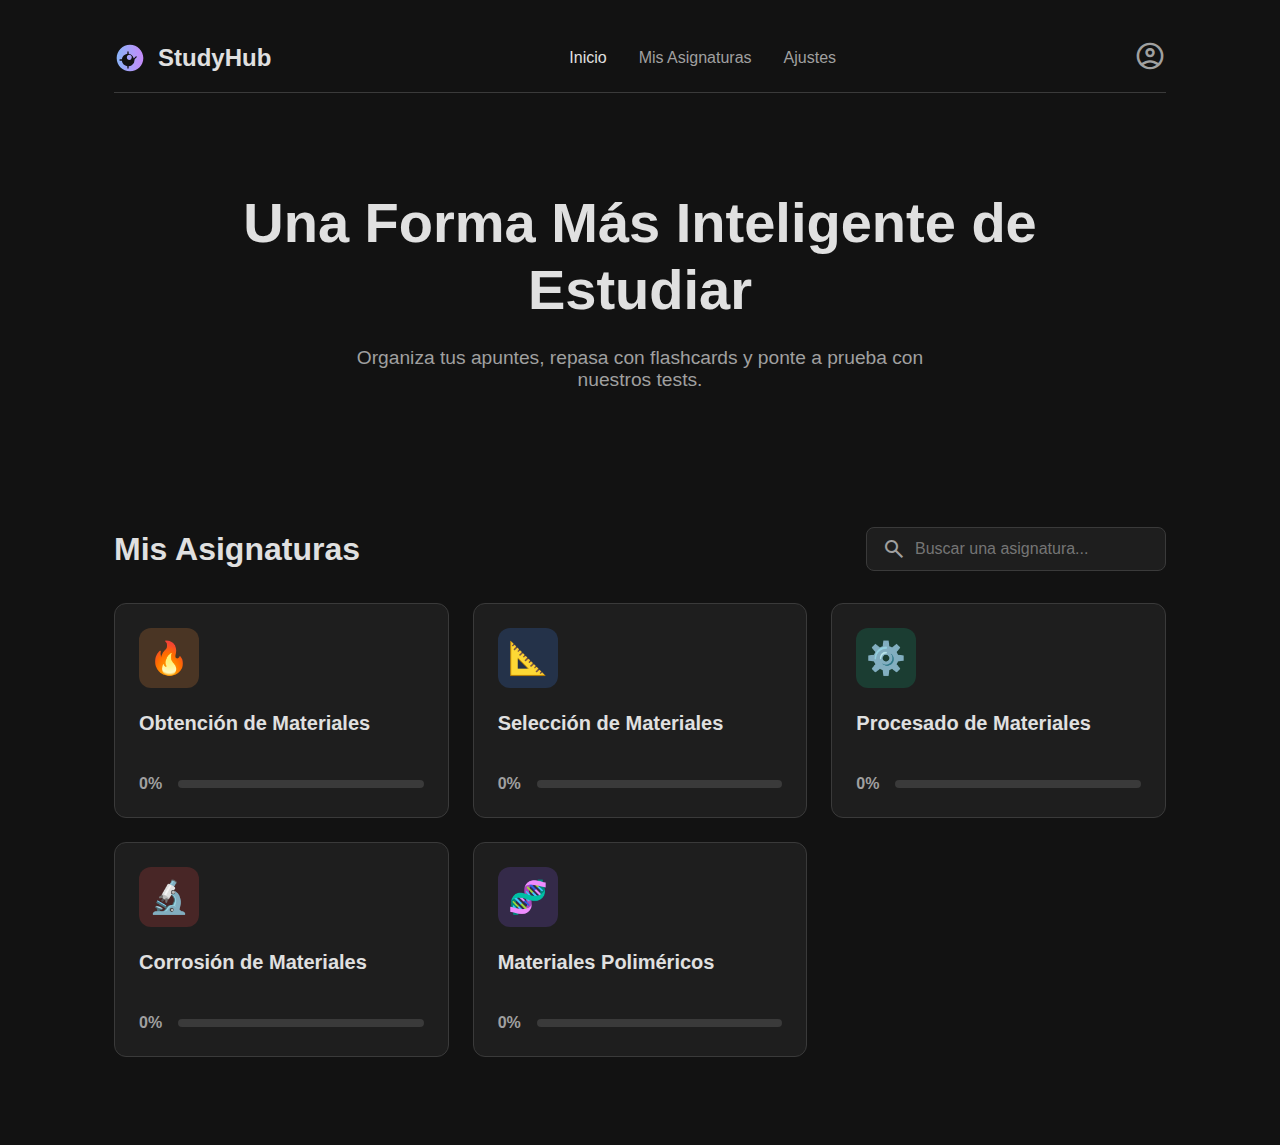
<file: index.html>
<!DOCTYPE html>
<html lang="es">
<head>
    <meta charset="UTF-8">
    <meta name="viewport" content="width=device-width, initial-scale=1.0">
    <meta name="description" content="StudyHub - La forma más inteligente de estudiar.">
    <title>StudyHub</title>
    <link rel="stylesheet" href="./css/style.css">
    <link rel="stylesheet" href="https://fonts.googleapis.com/css2?family=Material+Symbols+Outlined:opsz,wght,FILL,GRAD@20..48,100..700,0..1,-50..200" />
</head>
<body>
    
    <div class="main-container">
        <!-- ======== LA CABECERA AHORA SOLO EXISTE AQUÍ ======== -->
        <header class="app-header">
            <div class="logo">
                <svg width="32" height="32" viewBox="0 0 24 24" fill="none" xmlns="http://www.w3.org/2000/svg"><path d="M12 2C6.48 2 2 6.48 2 12C2 17.52 6.48 22 12 22C17.52 22 22 17.52 22 12C22 6.48 17.52 2 12 2ZM12.89 12.89C12.54 13.24 12.02 13.45 11.47 13.45C10.46 13.45 9.64 12.63 9.64 11.62C9.64 11.07 9.85 10.55 10.2 10.2C10.93 9.47 12.07 9.47 12.8 10.2C13.53 10.93 13.53 12.07 12.8 12.8L12.89 12.89ZM15 15.5C14.16 16.96 12.66 17.93 11 18.15V19.5C11 19.78 10.78 20 10.5 20C10.22 20 10 19.78 10 19.5V18.15C7.89 17.8 6.18 16.14 5.86 14H4.5C4.22 14 4 13.78 4 13.5C4 13.22 4.22 13 4.5 13H5.86C6.18 10.86 7.89 9.2 10 8.85V7.5C10 7.22 10.22 7 10.5 7C10.78 7 11 7.22 11 7.5V8.85C12.83 9.14 14.37 10.53 14.82 12.3L16.29 10.83C16.48 10.64 16.79 10.64 16.97 10.83C17.16 11.02 17.16 11.33 16.97 11.51L15.49 13L15 15.5Z" fill="url(#paint0_linear_1_2)"></path><defs><linearGradient id="paint0_linear_1_2" x1="2" y1="12" x2="22" y2="12" gradientUnits="userSpaceOnUse"><stop stop-color="#8ab4f8"/><stop offset="1" stop-color="#c58af9"/></linearGradient></defs></svg>
                <span>StudyHub</span>
            </div>
            <nav class="app-nav">
                <a href="#" data-route="home" class="nav-link">Inicio</a>
                <a href="#subjects-section" data-route="subjects" class="nav-link">Mis Asignaturas</a>
                <a href="#settings" data-route="settings" class="nav-link">Ajustes</a>
            </nav>
            <div class="profile-icon">
                <span class="material-symbols-outlined">account_circle</span>
            </div>
        </header>

        <!-- ======== TODO EL CONTENIDO DINÁMICO SE CARGARÁ AQUÍ ======== -->
        <main id="app-root"></main>

    </div>

    <!-- ======== ARCHIVOS JS CARGADOS AL FINAL Y EN ORDEN ======== -->
    <script src="./data.js"></script>
    <script src="./js/app.js"></script>
</body>
</html>
</file>
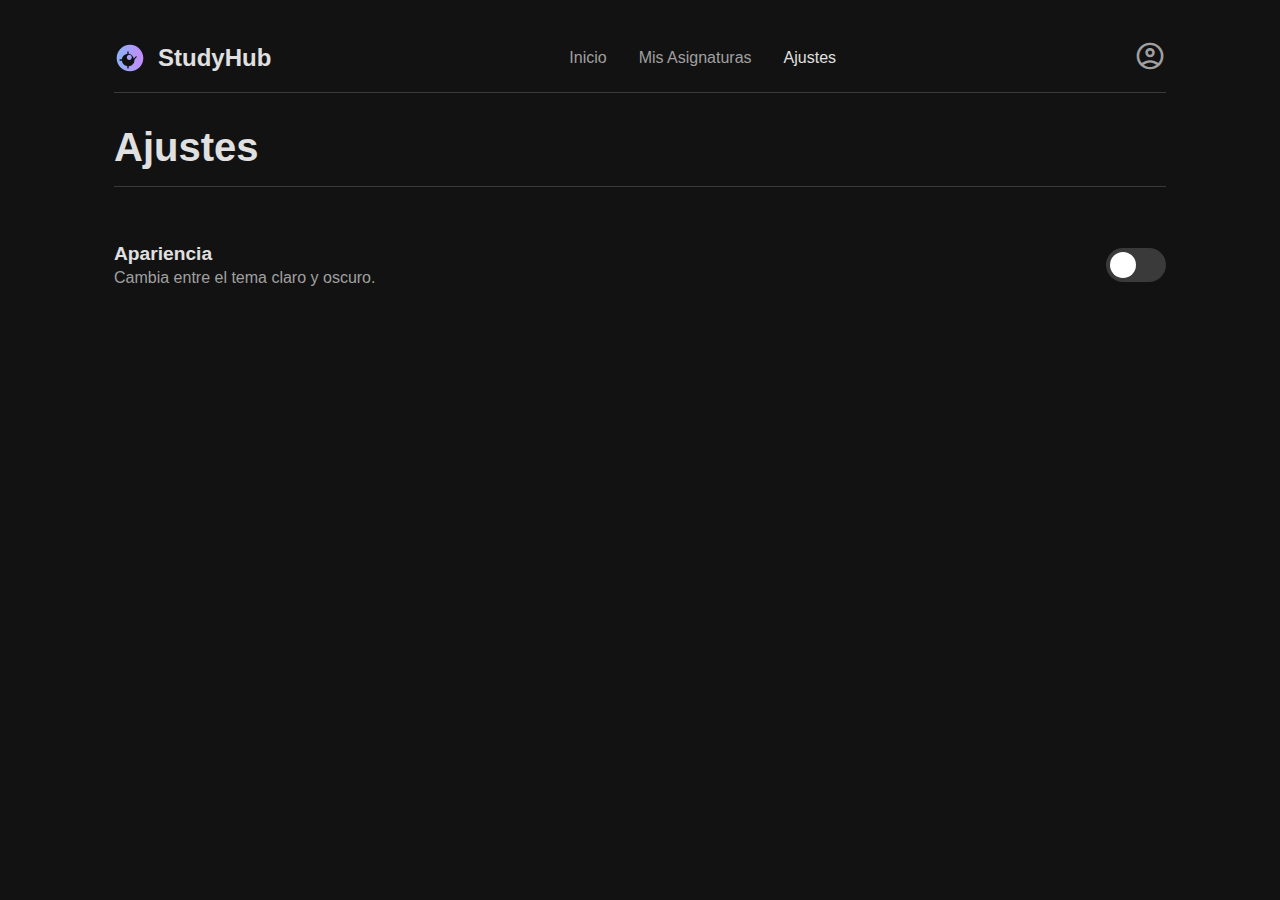
<file: settings.html>
<!DOCTYPE html>
<html lang="es">
<head>
    <meta charset="UTF-8">
    <meta name="viewport" content="width=device-width, initial-scale=1.0">
    <title>StudyHub - Ajustes</title>
    <link rel="stylesheet" href="css/style.css">
    <link rel="stylesheet" href="https://fonts.googleapis.com/css2?family=Material+Symbols+Outlined:opsz,wght,FILL,GRAD@20..48,100..700,0..1,-50..200" />
</head>
<body>
    <div class="main-container">
        <header class="app-header">
            <div class="logo">
                <svg width="32" height="32" viewBox="0 0 24 24" fill="none" xmlns="http://www.w3.org/2000/svg"><path d="M12 2C6.48 2 2 6.48 2 12C2 17.52 6.48 22 12 22C17.52 22 22 17.52 22 12C22 6.48 17.52 2 12 2ZM12.89 12.89C12.54 13.24 12.02 13.45 11.47 13.45C10.46 13.45 9.64 12.63 9.64 11.62C9.64 11.07 9.85 10.55 10.2 10.2C10.93 9.47 12.07 9.47 12.8 10.2C13.53 10.93 13.53 12.07 12.8 12.8L12.89 12.89ZM15 15.5C14.16 16.96 12.66 17.93 11 18.15V19.5C11 19.78 10.78 20 10.5 20C10.22 20 10 19.78 10 19.5V18.15C7.89 17.8 6.18 16.14 5.86 14H4.5C4.22 14 4 13.78 4 13.5C4 13.22 4.22 13 4.5 13H5.86C6.18 10.86 7.89 9.2 10 8.85V7.5C10 7.22 10.22 7 10.5 7C10.78 7 11 7.22 11 7.5V8.85C12.83 9.14 14.37 10.53 14.82 12.3L16.29 10.83C16.48 10.64 16.79 10.64 16.97 10.83C17.16 11.02 17.16 11.33 16.97 11.51L15.49 13L15 15.5Z" fill="url(#paint0_linear_1_2)"></path><defs><linearGradient id="paint0_linear_1_2" x1="2" y1="12" x2="22" y2="12" gradientUnits="userSpaceOnUse"><stop stop-color="#8ab4f8"/><stop offset="1" stop-color="#c58af9"/></linearGradient></defs></svg>
                <span>StudyHub</span>
            </div>
            <nav class="app-nav">
                <a href="index.html" class="nav-link">Inicio</a>
                <a href="index.html#subjects-section-anchor" class="nav-link">Mis Asignaturas</a>
                <a href="settings.html" class="nav-link active">Ajustes</a>
            </nav>
            <div class="profile-icon">
                <span class="material-symbols-outlined">account_circle</span>
            </div>
        </header>

        <main>
            <section class="settings-section">
                <h1>Ajustes</h1>
                <div class="setting-item">
                    <div class="setting-text">
                        <h3>Apariencia</h3>
                        <p>Cambia entre el tema claro y oscuro.</p>
                    </div>
                    <div class="setting-control">
                        <label class="theme-switch">
                            <input type="checkbox" id="theme-toggle">
                            <span class="slider"></span>
                        </label>
                    </div>
                </div>
            </section>
        </main>
    </div>

    <script>
        document.addEventListener('DOMContentLoaded', () => {
            const themeToggle = document.getElementById('theme-toggle');

            // 1. Aplicar el tema al cargar la página
            function applyTheme() {
                const currentTheme = localStorage.getItem('theme');
                if (currentTheme === 'light') {
                    document.body.classList.add('light-mode');
                    themeToggle.checked = true;
                } else {
                    document.body.classList.remove('light-mode');
                    themeToggle.checked = false;
                }
            }
            
            // 2. Escuchar cambios en el interruptor
            themeToggle.addEventListener('change', () => {
                if (themeToggle.checked) {
                    document.body.classList.add('light-mode');
                    localStorage.setItem('theme', 'light');
                } else {
                    document.body.classList.remove('light-mode');
                    localStorage.setItem('theme', 'dark');
                }
            });

            // 3. Ejecución inicial
            applyTheme();
        });
    </script>
</body>
</html>
</file>
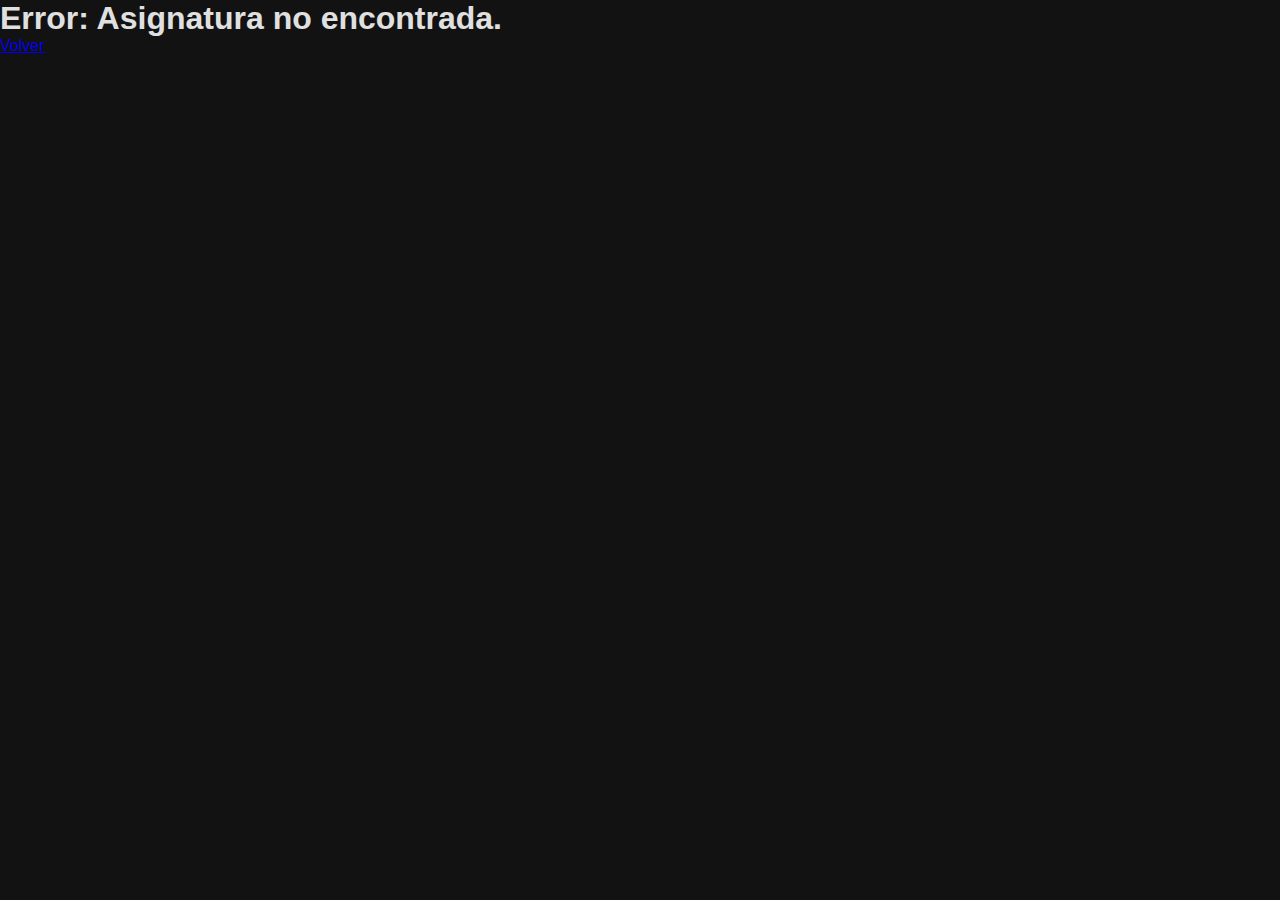
<file: subject.html>
<!DOCTYPE html>
<html lang="es">
<head>
    <meta charset="UTF-8">
    <meta name="viewport" content="width=device-width, initial-scale=1.0">
    <title>Temas</title>
    <link rel="stylesheet" href="css/style.css">
    <link rel="stylesheet" href="https://fonts.googleapis.com/css2?family=Material+Symbols+Outlined:opsz,wght,FILL,GRAD@20..48,100..700,0..1,-50..200" />
</head>
<body>
    <div class="main-container">
        <header class="app-header">
             <div class="logo">
                <svg width="32" height="32" viewBox="0 0 24 24" fill="none" xmlns="http://www.w3.org/2000/svg"><path d="M12 2C6.48 2 2 6.48 2 12C2 17.52 6.48 22 12 22C17.52 22 22 17.52 22 12C22 6.48 17.52 2 12 2ZM12.89 12.89C12.54 13.24 12.02 13.45 11.47 13.45C10.46 13.45 9.64 12.63 9.64 11.62C9.64 11.07 9.85 10.55 10.2 10.2C10.93 9.47 12.07 9.47 12.8 10.2C13.53 10.93 13.53 12.07 12.8 12.8L12.89 12.89ZM15 15.5C14.16 16.96 12.66 17.93 11 18.15V19.5C11 19.78 10.78 20 10.5 20C10.22 20 10 19.78 10 19.5V18.15C7.89 17.8 6.18 16.14 5.86 14H4.5C4.22 14 4 13.78 4 13.5C4 13.22 4.22 13 4.5 13H5.86C6.18 10.86 7.89 9.2 10 8.85V7.5C10 7.22 10.22 7 10.5 7C10.78 7 11 7.22 11 7.5V8.85C12.83 9.14 14.37 10.53 14.82 12.3L16.29 10.83C16.48 10.64 16.79 10.64 16.97 10.83C17.16 11.02 17.16 11.33 16.97 11.51L15.49 13L15 15.5Z" fill="url(#paint0_linear_1_2)"></path><defs><linearGradient id="paint0_linear_1_2" x1="2" y1="12" x2="22" y2="12" gradientUnits="userSpaceOnUse"><stop stop-color="#8ab4f8"/><stop offset="1" stop-color="#c58af9"/></linearGradient></defs></svg>
                <span>StudyHub</span>
            </div>
            <nav class="app-nav">
                <a href="index.html" class="nav-link">Inicio</a>
                <a href="index.html#subjects-section-anchor" class="nav-link active">Mis Asignaturas</a>
                <a href="settings.html" class="nav-link">Ajustes</a>
            </nav>
            <div class="profile-icon">
                <span class="material-symbols-outlined">account_circle</span>
            </div>
        </header>

        <main>
            <div class="topic-header">
                <a href="index.html" class="back-button">&larr; Volver a Mis Asignaturas</a>
                <h1 id="subject-title">Cargando...</h1>
            </div>

            <div id="topics-grid" class="subjects-grid">
                <!-- Las tarjetas de temas se cargarán aquí -->
            </div>

            <!-- BOTÓN DE ELIMINAR AÑADIDO AQUÍ -->
            <div class="delete-section">
                <button id="delete-subject-btn" class="action-button danger">
                    <span class="material-symbols-outlined">delete</span>
                    Eliminar Asignatura
                </button>
            </div>
        </main>
    </div>

    <script src="js/data.js"></script>
    <script>
        document.addEventListener('DOMContentLoaded', () => {
            // Carga el tema guardado
            const currentTheme = localStorage.getItem('theme');
            if (currentTheme === 'light') {
                document.body.classList.add('light-mode');
            }

            // Carga los datos de las asignaturas
            const savedData = localStorage.getItem('studyHubData');
            if (savedData) {
                window.studyHubData = JSON.parse(savedData);
            }

            const urlParams = new URLSearchParams(window.location.search);
            const subjectKey = urlParams.get('subject');
            const deleteBtn = document.getElementById('delete-subject-btn');


            if (!subjectKey || !window.studyHubData[subjectKey]) {
                document.body.innerHTML = '<h1>Error: Asignatura no encontrada.</h1><a href="index.html">Volver</a>';
                return;
            }

            const subjectData = window.studyHubData[subjectKey];
            document.title = `Temas de ${subjectData.titulo}`;
            document.getElementById('subject-title').innerHTML = `${subjectData.icon} ${subjectData.titulo}`;
            
            const themeColor = subjectData.themeColor || '#3b82f6';
            document.documentElement.style.setProperty('--accent-blue', themeColor);
            document.documentElement.style.setProperty('--progress-color', themeColor);

            const topicsGrid = document.getElementById('topics-grid');
            const topics = subjectData.topics || {};
            
            if (Object.keys(topics).length === 0) {
                 topicsGrid.innerHTML = '<p class="no-subjects">No hay temas para esta asignatura todavía. ¡Crea uno con IA!</p>';
            } else {
                for (const topicKey in topics) {
                    const topic = topics[topicKey];
                    const stats = JSON.parse(localStorage.getItem(`studyhub-stats-${topicKey}`)) || { score: 0 };
                    
                    const card = document.createElement('a');
                    card.className = 'subject-card'; 
                    card.href = `topic.html?subject=${subjectKey}&topic=${topicKey}`;
                    card.style.setProperty('--progress-color', themeColor);
                    
                    card.innerHTML = `
                        <div class="card-icon-bg" style="background-color: ${themeColor}33;">
                            <span class="card-icon">📚</span>
                        </div>
                        <h3>${topic.titulo}</h3>
                        <p style="color: var(--text-secondary); font-size: 0.9rem; flex-grow: 1; min-height: 40px;">${topic.descripcion}</p>
                        <div class="card-progress">
                            <span class="progress-percent">${stats.score}%</span>
                            <div class="progress-bar-bg">
                                <div class="progress-bar" style="width: ${stats.score}%;"></div>
                            </div>
                        </div>
                    `;
                    topicsGrid.appendChild(card);
                }
            }

            // FUNCIÓN PARA MANEJAR LA ELIMINACIÓN
            function handleDeleteSubject() {
                const confirmation = confirm(`¿Estás seguro de que quieres eliminar la asignatura "${subjectData.titulo}"? Esta acción no se puede deshacer.`);

                if (confirmation) {
                    // 1. Eliminar datos de progreso de cada tema
                    for (const topicKey in topics) {
                        localStorage.removeItem(`studyhub-stats-${topicKey}`);
                    }
                    
                    // 2. Eliminar la asignatura del objeto principal
                    delete window.studyHubData[subjectKey];
                    
                    // 3. Guardar los datos actualizados en localStorage
                    localStorage.setItem('studyHubData', JSON.stringify(window.studyHubData));
                    
                    // 4. Redirigir a la página de inicio
                    alert(`La asignatura "${subjectData.titulo}" ha sido eliminada.`);
                    window.location.href = 'index.html';
                }
            }
            
            deleteBtn.addEventListener('click', handleDeleteSubject);
        });
    </script>
</body>
</html>
</file>
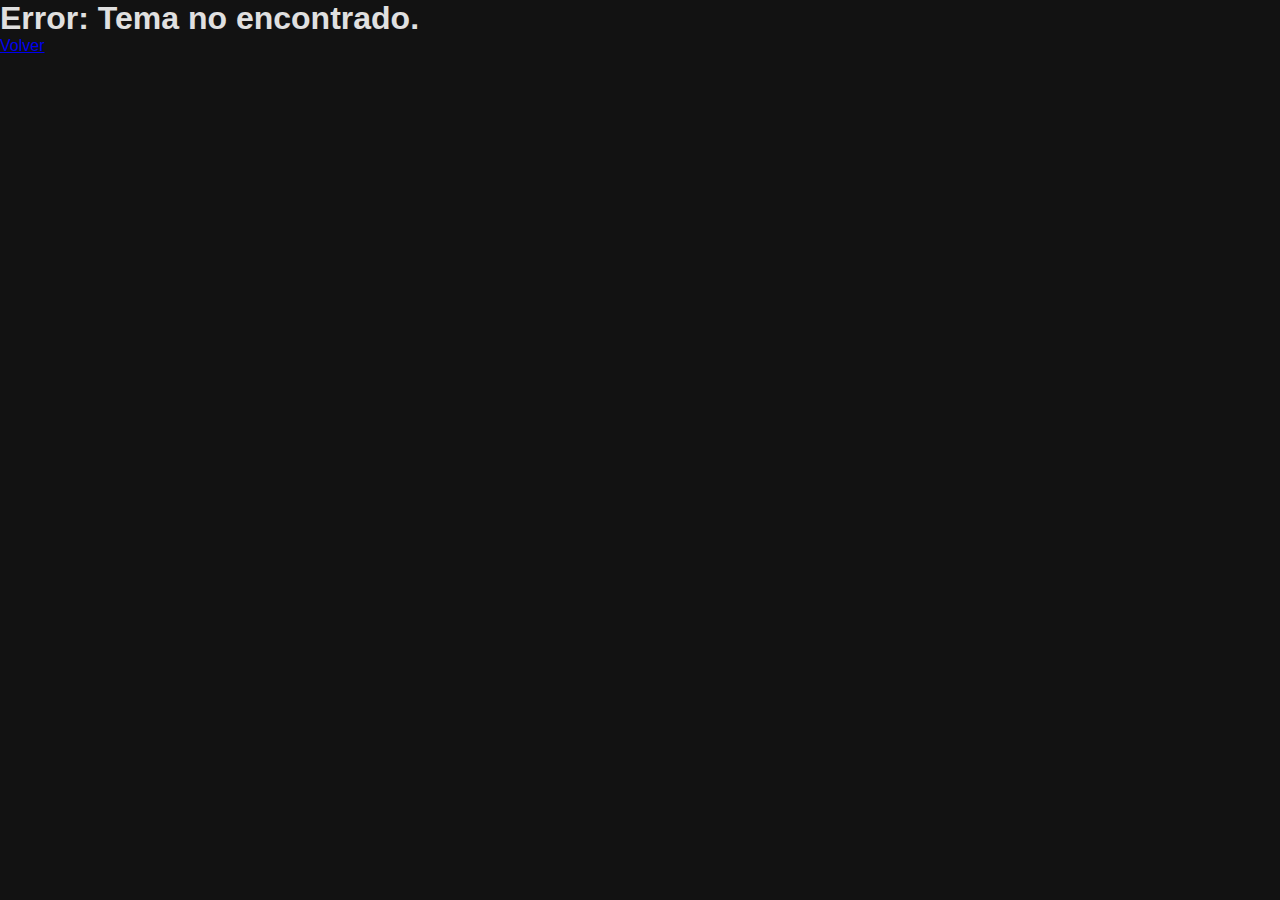
<file: topic.html>
<!DOCTYPE html>
<html lang="es">
<head>
    <meta charset="UTF-8">
    <meta name="viewport" content="width=device-width, initial-scale=1.0">
    <title>Estudiando...</title>
    <link rel="stylesheet" href="css/style.css">
    <link rel="stylesheet" href="https://fonts.googleapis.com/css2?family=Material+Symbols+Outlined:opsz,wght,FILL,GRAD@20..48,100..700,0..1,-50..200" />
</head>
<body>
    <div class="main-container">
        <header class="app-header">
           <div class="logo">
              <svg width="32" height="32" viewBox="0 0 24 24" fill="none" xmlns="http://www.w3.org/2000/svg"><path d="M12 2C6.48 2 2 6.48 2 12C2 17.52 6.48 22 12 22C17.52 22 22 17.52 22 12C22 6.48 17.52 2 12 2ZM12.89 12.89C12.54 13.24 12.02 13.45 11.47 13.45C10.46 13.45 9.64 12.63 9.64 11.62C9.64 11.07 9.85 10.55 10.2 10.2C10.93 9.47 12.07 9.47 12.8 10.2C13.53 10.93 13.53 12.07 12.8 12.8L12.89 12.89ZM15 15.5C14.16 16.96 12.66 17.93 11 18.15V19.5C11 19.78 10.78 20 10.5 20C10.22 20 10 19.78 10 19.5V18.15C7.89 17.8 6.18 16.14 5.86 14H4.5C4.22 14 4 13.78 4 13.5C4 13.22 4.22 13 4.5 13H5.86C6.18 10.86 7.89 9.2 10 8.85V7.5C10 7.22 10.22 7 10.5 7C10.78 7 11 7.22 11 7.5V8.85C12.83 9.14 14.37 10.53 14.82 12.3L16.29 10.83C16.48 10.64 16.79 10.64 16.97 10.83C17.16 11.02 17.16 11.33 16.97 11.51L15.49 13L15 15.5Z" fill="url(#paint0_linear_1_2)"></path><defs><linearGradient id="paint0_linear_1_2" x1="2" y1="12" x2="22" y2="12" gradientUnits="userSpaceOnUse"><stop stop-color="#8ab4f8"/><stop offset="1" stop-color="#c58af9"/></linearGradient></defs></svg>
             <span>StudyHub</span>
         </div>
         <nav class="app-nav">
             <a href="index.html" class="nav-link">Inicio</a>
             <a href="index.html#subjects-section-anchor" class="nav-link active">Mis Asignaturas</a>
             <a href="settings.html" class="nav-link">Ajustes</a>
         </nav>
         <div class="profile-icon">
             <span class="material-symbols-outlined">account_circle</span>
         </div>
     </header>

        <main>
            <div class="topic-header">
                <a href="#" id="back-to-subject-link" class="back-button">&larr; Volver a Temas</a>
                <h1 id="topic-title">Cargando...</h1>
            </div>

            <nav class="study-nav">
                <button class="nav-button active" data-view="flashcards-view">Flashcards <span class="nav-count" id="flashcards-count">0</span></button>
                <button class="nav-button" data-view="test-view">Test <span class="nav-count" id="test-count">0</span></button>
                <button class="nav-button" data-view="active-recall-view">Active Recall <span class="nav-count" id="recall-count">0</span></button>
            </nav>

            <div id="flashcards-view" class="view-container active">
                <div id="fc-grid-container" class="flashcard-grid"></div>
            </div>

            <div id="test-view" class="view-container hidden">
                <!-- El contenido se genera dinámicamente -->
            </div>
            
            <div id="active-recall-view" class="view-container hidden">
                <div id="ar-container"></div>
            </div>
        </main>
    </div>

    <script src="data.js"></script>
    <script>
        document.addEventListener('DOMContentLoaded', () => {
            const currentTheme = localStorage.getItem('theme');
            if (currentTheme === 'light') document.body.classList.add('light-mode');

            const appData = window.studyHubData;
            
            const urlParams = new URLSearchParams(window.location.search);
            const subjectKey = urlParams.get('subject');
            const topicKey = urlParams.get('topic');

            if (!subjectKey || !topicKey || !appData[subjectKey] || !appData[subjectKey].topics[topicKey]) {
                document.body.innerHTML = '<h1>Error: Tema no encontrado.</h1><a href="index.html">Volver</a>';
                return;
            }
            
            const subjectData = appData[subjectKey];
            const topicData = subjectData.topics[topicKey];
            const originalFlashcards = topicData.flashcardData || [];
            const quizQuestions = topicData.quizData || [];
            
            document.title = `Estudiando: ${topicData.titulo}`;
            document.getElementById('topic-title').textContent = topicData.titulo;
            document.getElementById('back-to-subject-link').href = `subject.html?subject=${subjectKey}`;
            const themeColor = subjectData.themeColor || '#3b82f6';
            document.documentElement.style.setProperty('--accent-blue', themeColor);

            document.getElementById('flashcards-count').textContent = originalFlashcards.length;
            document.getElementById('test-count').textContent = quizQuestions.length;
            document.getElementById('recall-count').textContent = originalFlashcards.length;

            const navButtons = document.querySelectorAll(".nav-button");
            const views = document.querySelectorAll(".view-container");
            navButtons.forEach(button => {
                button.addEventListener("click", () => {
                    navButtons.forEach(btn => btn.classList.remove("active"));
                    button.classList.add("active");
                    const activeViewId = button.dataset.view;
                    views.forEach(view => {
                        view.id === activeViewId ? view.classList.remove("hidden") : view.classList.add("hidden");
                    });
                });
            });

            // --- Lógica Flashcards ---
            function renderFlashcardsGrid() {
                const container = document.getElementById('fc-grid-container');
                if (!container) return;
                if (originalFlashcards.length === 0) {
                    container.innerHTML = "<p class='no-subjects'>No hay flashcards para este tema.</p>"; return;
                }
                container.innerHTML = originalFlashcards.map(card => `
                    <div class="flashcard-scene">
                        <div class="flashcard">
                            <div class="fc-face fc-face--front"><p>${card.q}</p></div>
                            <div class="fc-face fc-face--back"><p>${card.a}</p></div>
                        </div>
                    </div>`).join('');
                document.querySelectorAll('.flashcard').forEach(card => card.addEventListener('click', () => card.classList.toggle('is-flipped')));
            }

            // --- Lógica Test ---
            function renderTest() {
                const testView = document.getElementById('test-view');
                if (quizQuestions.length === 0) {
                    testView.innerHTML = "<p class='no-subjects'>No hay preguntas para este test.</p>"; return;
                }
                testView.innerHTML = `
                    <div class="test-container">
                        <form id="test-form">
                            ${quizQuestions.map((q, index) => {
                                const optionsHtml = q.o.map((optionText, i) => `<input type="radio" name="question-${index}" id="q${index}o${'ABCD'[i]}" value="${'ABCD'[i]}"><label for="q${index}o${'ABCD'[i]}" class="option-button">${optionText}</label>`).join('');
                                return `<div class="quiz-question-group"><p>${index + 1}. ${q.q}</p><div class="test-options">${optionsHtml}</div></div>`;
                            }).join('')}
                        </form>
                        <div class="test-footer">
                            <button id="grade-test-btn" class="action-button">Calificar Test</button>
                            <div id="test-results-summary" class="hidden"></div>
                        </div>
                    </div>`;
                
                document.getElementById('grade-test-btn').addEventListener('click', gradeTest);
            }

            function gradeTest() {
                let score = 0;
                const testForm = document.getElementById('test-form');
                quizQuestions.forEach((q, index) => {
                    const optionsContainer = testForm.querySelector(`input[name="question-${index}"]`).closest('.test-options');
                    optionsContainer.querySelectorAll('label').forEach(label => label.classList.add('disabled'));
                    const correctLabel = optionsContainer.querySelector(`label[for="q${index}o${q.a}"]`);
                    if(correctLabel) correctLabel.classList.add('correct');
                    const selectedRadio = optionsContainer.querySelector('input:checked');
                    if (selectedRadio) {
                        if (selectedRadio.value === q.a) score++;
                        else {
                            const selectedLabel = optionsContainer.querySelector(`label[for="${selectedRadio.id}"]`);
                            if(selectedLabel) selectedLabel.classList.add('incorrect');
                        }
                    }
                });
                const total = quizQuestions.length;
                const percentage = total > 0 ? Math.round((score / total) * 100) : 0;
                
                const resultsSummary = document.getElementById('test-results-summary');
                resultsSummary.innerHTML = `<h2>Resultados</h2><p>Tu puntuación: ${score} de ${total} (${percentage}%)</p><button id="repeat-test-btn" class="action-button secondary">Repetir Test</button>`;
                resultsSummary.classList.remove('hidden');
                document.getElementById('grade-test-btn').classList.add('hidden');
                
                localStorage.setItem(`studyhub-stats-${topicKey}`, JSON.stringify({ score: percentage, date: new Date().toLocaleDateString('es-ES') }));
                document.getElementById('repeat-test-btn').addEventListener('click', renderTest);
            }
            
            // --- Lógica Active Recall Mejorada ---
            function initActiveRecall() {
                const arContainer = document.getElementById('ar-container');
                if (!arContainer) return;
                
                if (originalFlashcards.length === 0) {
                    arContainer.innerHTML = "<div class='ar-wrapper'><p class='no-subjects'>No hay material para el modo de recuperación activa.</p></div>";
                    return;
                }

                let cardsToStudy = [...originalFlashcards];
                let cardsToRetry = [];
                let currentCardIndex = 0;

                const startSession = (sessionCards) => {
                    cardsToStudy = [...sessionCards];
                    cardsToRetry = [];
                    currentCardIndex = 0;
                    if (cardsToStudy.length > 0) {
                        renderARInterface();
                    } else {
                        showFinalScreen();
                    }
                };
                
                const renderARInterface = () => {
                    arContainer.innerHTML = `
                        <div class="ar-wrapper">
                            <div class="ar-progress">
                                Tarjeta <span id="ar-current-card">1</span> de <span id="ar-total-cards">${cardsToStudy.length}</span>
                            </div>
                            <div class="ar-card">
                                <div class="ar-question">
                                    <p id="ar-question-text"></p>
                                </div>
                                <div id="ar-answer-container" class="ar-answer-container hidden">
                                    <p id="ar-answer-text"></p>
                                </div>
                                <div id="ar-rating-buttons" class="ar-rating-buttons hidden">
                                    <button id="ar-incorrect-btn" class="action-button incorrect-btn">No la sabía</button>
                                    <button id="ar-correct-btn" class="action-button correct-btn">¡La sabía!</button>
                                </div>
                            </div>
                            <div class="ar-controls">
                                <button id="ar-show-answer-btn" class="action-button">Mostrar Respuesta</button>
                            </div>
                        </div>`;
                    
                    addARListeners();
                    showCard(currentCardIndex);
                };

                const showCard = (index) => {
                    const questionEl = document.getElementById('ar-question-text');
                    const answerContainerEl = document.getElementById('ar-answer-container');
                    const answerTextEl = document.getElementById('ar-answer-text');
                    const ratingButtonsEl = document.getElementById('ar-rating-buttons');
                    const showAnswerBtn = document.getElementById('ar-show-answer-btn');
                    
                    document.getElementById('ar-current-card').textContent = index + 1;
                    questionEl.innerHTML = cardsToStudy[index].q;
                    answerTextEl.innerHTML = cardsToStudy[index].a;

                    answerContainerEl.classList.add('hidden');
                    ratingButtonsEl.classList.add('hidden');
                    showAnswerBtn.classList.remove('hidden');
                };

                const showNextCard = () => {
                    currentCardIndex++;
                    if (currentCardIndex < cardsToStudy.length) {
                        showCard(currentCardIndex);
                    } else {
                        showSessionResults();
                    }
                };
                
                const showSessionResults = () => {
                     arContainer.innerHTML = `
                        <div class="ar-wrapper ar-results-screen">
                            <h2>¡Sesión Completada!</h2>
                            <p>Has repasado todas las tarjetas. Tienes ${cardsToRetry.length} tarjetas marcadas para volver a estudiar.</p>
                            <div class="ar-controls">
                                <button id="ar-retry-btn" class="action-button">Estudiar las que no sabía</button>
                                <button id="ar-restart-btn" class="action-button secondary">Volver a empezar todo</button>
                            </div>
                        </div>`;
                    
                    document.getElementById('ar-retry-btn').disabled = cardsToRetry.length === 0;
                    document.getElementById('ar-retry-btn').addEventListener('click', () => startSession(cardsToRetry));
                    document.getElementById('ar-restart-btn').addEventListener('click', () => startSession(originalFlashcards));
                };

                 const showFinalScreen = () => {
                    arContainer.innerHTML = `
                        <div class="ar-wrapper ar-results-screen">
                            <h2>¡Felicidades!</h2>
                            <p>¡Has dominado todas las tarjetas de este tema!</p>
                            <div class="ar-controls">
                                <button id="ar-restart-btn" class="action-button">Volver a empezar</button>
                            </div>
                        </div>`;
                     document.getElementById('ar-restart-btn').addEventListener('click', () => startSession(originalFlashcards));
                 };

                const addARListeners = () => {
                    document.getElementById('ar-show-answer-btn').addEventListener('click', () => {
                        document.getElementById('ar-answer-container').classList.remove('hidden');
                        document.getElementById('ar-rating-buttons').classList.remove('hidden');
                        document.getElementById('ar-show-answer-btn').classList.add('hidden');
                    });
                    
                    document.getElementById('ar-correct-btn').addEventListener('click', () => {
                        showNextCard();
                    });

                    document.getElementById('ar-incorrect-btn').addEventListener('click', () => {
                        cardsToRetry.push(cardsToStudy[currentCardIndex]);
                        showNextCard();
                    });
                };

                startSession(originalFlashcards);
            }

            // --- Inicialización de las Vistas ---
            renderFlashcardsGrid();
            renderTest();
            initActiveRecall();
        });
    </script>
</body>
</html>
</file>
<file: css/style.css>
/* =================================================================== */
/* =        HOJA DE ESTILOS PROFESIONAL FINAL - StudyHub           = */
/* =================================================================== */

/* --- 1. Variables CSS para Temas --- */
:root {
    /* Tema Oscuro (por defecto) */
    --bg-primary: #121212;
    --bg-secondary: #1e1e1e;
    --border-color: #3a3a3a;
    --text-primary: #e0e0e0;
    --text-secondary: #a0a0a0;
    --accent-blue: #3b82f6;
    --accent-purple: #8b5cf6;
    --accent-green: #22c55e;
    --accent-red: #ef4444;
    --font-family: 'Inter', sans-serif;
    --progress-color: var(--accent-green);
}
body.light-mode {
    /* Tema Claro */
    --bg-primary: #f4f4f5;
    --bg-secondary: #ffffff;
    --border-color: #e4e4e7;
    --text-primary: #18181b;
    --text-secondary: #71717a;
}

/* --- 2. Estilos Globales --- */
* { box-sizing: border-box; margin: 0; padding: 0; }
html { scroll-behavior: smooth; }
body { font-family: var(--font-family); background-color: var(--bg-primary); color: var(--text-primary); transition: background-color 0.3s, color 0.3s; }
.main-container { width: 100%; max-width: 1100px; margin: 0 auto; padding: 1.5rem; }
.hidden { display: none !important; }

/* --- 3. Header --- */
.app-header { display: flex; justify-content: space-between; align-items: center; padding: 1rem 0; margin-bottom: 2rem; border-bottom: 1px solid var(--border-color); }
.logo { display: flex; align-items: center; gap: 0.75rem; font-size: 1.5rem; font-weight: 700; }
.app-nav { display: flex; gap: 2rem; }
.nav-link { text-decoration: none; color: var(--text-secondary); font-weight: 500; transition: color 0.2s ease; }
.nav-link:hover, .nav-link.active { color: var(--text-primary); }
.profile-icon .material-symbols-outlined { font-size: 2rem; color: var(--text-secondary); cursor: pointer; }

/* --- 4. Sección Hero (SOLO EN INDEX.HTML) --- */
.hero-section { text-align: center; padding: 4rem 1rem; margin-bottom: 2rem; }
.hero-section h1 { font-size: 3.5rem; font-weight: 800; line-height: 1.2; margin-bottom: 1.5rem; }
.hero-section p { font-size: 1.2rem; color: var(--text-secondary); margin: 0 auto 2.5rem auto; max-width: 600px; }
.hero-cta { padding: 1rem 2.5rem; font-size: 1.1rem; font-weight: 600; border: none; border-radius: 8px; cursor: pointer; background-color: var(--accent-blue); color: white; transition: all 0.2s ease; }
.hero-cta:hover { background-color: #2563eb; transform: scale(1.05); }

/* --- 5. Sección de Asignaturas --- */
.subjects-section { margin-top: 2rem; margin-bottom: 4rem; }
.subjects-header { display: flex; justify-content: space-between; align-items: center; margin-bottom: 2rem; flex-wrap: wrap; gap: 1.5rem; }
.subjects-header h2 { font-size: 2rem; font-weight: 700; }
.search-bar { position: relative; }
.search-bar .material-symbols-outlined { position: absolute; left: 1rem; top: 50%; transform: translateY(-50%); color: var(--text-secondary); pointer-events: none; }
.search-bar input { background-color: var(--bg-secondary); border: 1px solid var(--border-color); border-radius: 8px; padding: 0.75rem 1rem 0.75rem 3rem; color: var(--text-primary); font-size: 1rem; width: 300px; transition: background-color 0.3s, border-color 0.3s; }
.subjects-grid { display: grid; grid-template-columns: repeat(auto-fill, minmax(250px, 1fr)); gap: 1.5rem; }
.subject-card { background-color: var(--bg-secondary); border: 1px solid var(--border-color); border-radius: 12px; padding: 1.5rem; text-decoration: none; color: var(--text-primary); transition: all 0.3s ease; display: flex; flex-direction: column; }
.subject-card:hover { transform: translateY(-5px); box-shadow: 0 10px 20px rgba(0,0,0,0.2); }
.card-icon-bg { width: 60px; height: 60px; border-radius: 12px; display: flex; align-items: center; justify-content: center; margin-bottom: 1.5rem; }
.card-icon { font-size: 2rem; }
.subject-card h3 { font-size: 1.25rem; font-weight: 600; margin-bottom: 1rem; }
.card-progress { margin-top: 1.5rem; display: flex; align-items: center; gap: 1rem; }
.progress-percent { font-weight: 600; color: var(--text-secondary); }
.progress-bar-bg { flex-grow: 1; height: 8px; background-color: var(--border-color); border-radius: 99px; }
.progress-bar { height: 100%; background-color: var(--progress-color); border-radius: 99px; transition: width 0.5s ease; }
.no-subjects { color: var(--text-secondary); grid-column: 1 / -1; text-align: center; padding: 2rem; }

/* --- 6. Modal de Creación IA (SI SE USA) --- */
.modal-overlay { position: fixed; top: 0; left: 0; width: 100%; height: 100%; background-color: rgba(0, 0, 0, 0.7); display: flex; align-items: center; justify-content: center; z-index: 1000; opacity: 1; transition: opacity 0.3s ease; }
.modal-overlay.hidden { opacity: 0; pointer-events: none; }
.modal-content { background-color: var(--bg-secondary); padding: 2.5rem; border-radius: 16px; width: 90%; max-width: 700px; position: relative; transform: scale(1); transition: transform 0.3s ease, background-color 0.3s; }
.modal-overlay.hidden .modal-content { transform: scale(0.9); }
.modal-close-btn { position: absolute; top: 1rem; right: 1.5rem; background: none; border: none; color: var(--text-secondary); font-size: 2rem; cursor: pointer; }
.ai-header { text-align: center; margin-bottom: 2rem; }
.ai-title { font-size: 1.75rem; font-weight: 600; background: linear-gradient(90deg, var(--accent-blue), var(--accent-purple)); -webkit-background-clip: text; color: transparent; background-clip: text; margin-bottom: 0.5rem; }
.ai-subtitle { color: var(--text-secondary); font-weight: 400; max-width: 600px; margin: 0 auto; line-height: 1.6; }
.ai-content { display: flex; flex-direction: column; gap: 1.5rem; }
.ai-textarea, .ai-text-input { width: 100%; background-color: var(--bg-primary); border: 1px solid var(--border-color); border-radius: 8px; padding: 1rem; color: var(--text-primary); font-family: var(--font-family); font-size: 1rem; transition: all 0.3s; }
.ai-textarea { min-height: 150px; resize: vertical; }
.ai-textarea:focus, .ai-text-input:focus { outline: none; border-color: var(--accent-blue); box-shadow: 0 0 0 3px rgba(59, 130, 246, 0.3); }
.ai-input-group { display: flex; gap: 1.5rem; width: 100%; }
.action-button { align-self: center; padding: 14px 24px; font-size: 1rem; font-weight: 600; border-radius: 8px; cursor: pointer; background: var(--accent-blue); color: white; border: none; transition: background-color 0.2s, transform 0.2s; }
.action-button:hover { transform: translateY(-2px); }
.action-button:disabled { background: var(--border-color); color: var(--text-secondary); cursor: not-allowed; transform: none; }
.action-button.secondary { background: var(--bg-secondary); color: var(--text-primary); border: 1px solid var(--border-color); }
.action-button.secondary:hover { background: var(--bg-primary); }
.ai-output-container { margin-top: 1rem; }
.ai-loading, .ai-error { text-align: center; padding: 1rem; border-radius: 8px; }
.ai-loading { color: var(--text-secondary); background-color: var(--bg-primary); }
.ai-error { color: white; background-color: var(--accent-red); }

/* --- 7. Página de Ajustes --- */
.settings-section h1 { font-size: 2.5rem; font-weight: 700; margin-bottom: 2rem; border-bottom: 1px solid var(--border-color); padding-bottom: 1rem; }
.setting-item { display: flex; justify-content: space-between; align-items: center; padding: 1.5rem 0; }
.setting-text h3 { font-size: 1.2rem; font-weight: 600; margin-bottom: 0.25rem; }
.setting-text p { color: var(--text-secondary); }
.theme-switch { position: relative; display: inline-block; width: 60px; height: 34px; }
.theme-switch input { opacity: 0; width: 0; height: 0; }
.slider { position: absolute; cursor: pointer; top: 0; left: 0; right: 0; bottom: 0; background-color: var(--border-color); transition: .4s; border-radius: 34px; }
.slider:before { position: absolute; content: ""; height: 26px; width: 26px; left: 4px; bottom: 4px; background-color: white; transition: .4s; border-radius: 50%; }
input:checked + .slider { background-color: var(--accent-blue); }
input:checked + .slider:before { transform: translateX(26px); }

/* --- 8. Página de Estudio (topic.html) --- */
.topic-header { text-align:center; margin-bottom: 2rem; }
.topic-header h1 {font-size: 2.5rem; font-weight: 700;}
.back-button { display: inline-flex; align-items: center; gap: 0.5rem; padding: 0.5rem 1rem; background-color: var(--bg-secondary); border: 1px solid var(--border-color); color: var(--text-secondary); border-radius: 99px; text-decoration: none; font-weight: 500; transition: all 0.2s ease; margin-bottom: 1.5rem; }
.back-button:hover { color: var(--text-primary); background-color: var(--bg-primary); border-color: var(--accent-blue); }
.study-nav { display: flex; justify-content: center; gap: 1rem; margin-bottom: 2rem;}
.nav-button { padding: 10px 20px; font-size: 1rem; border: 1px solid var(--border-color); background-color: transparent; color: var(--text-secondary); cursor: pointer; border-radius: 8px; transition: all .2s;}
.nav-button.active { background-color: var(--accent-blue); color: white; border-color: var(--accent-blue);}
.nav-count { background-color: rgba(255,255,255,0.1); padding: 2px 6px; border-radius: 4px; font-size: 0.8rem; margin-left: 8px;}
body.light-mode .nav-count { background-color: rgba(0,0,0,0.1); }

/* Flashcards */
.flashcard-grid { display: grid; gap: 1.5rem; grid-template-columns: repeat(auto-fill, minmax(350px, 1fr)); }
.flashcard-scene { background-color: transparent; min-height: 250px; perspective: 1000px; }
.flashcard { position: relative; width: 100%; height: 100%; cursor: pointer; transition: transform 0.8s; transform-style: preserve-3d; }
.flashcard.is-flipped { transform: rotateY(180deg); }
.fc-face { position: absolute; width: 100%; height: 100%; -webkit-backface-visibility: hidden; backface-visibility: hidden; background-color: var(--bg-secondary); border: 1px solid var(--border-color); border-radius: 12px; display: flex; align-items: center; justify-content: center; text-align: center; padding: 2rem; }
.fc-face--front { color: var(--text-primary); }
.fc-face--front p { font-size: 1.25rem; font-weight: 500; }
.fc-face--back { transform: rotateY(180deg); }
.fc-face--back p { color: var(--text-secondary); line-height: 1.7; font-size: 1.1rem; }
.fc-face--back strong { color: var(--accent-blue); font-weight: 500; }

/* Test */
.test-container { background-color: var(--bg-secondary); padding: 2rem; border-radius: 12px; }
.quiz-question-group { margin-bottom: 2.5rem; }
.quiz-question-group p { font-size: 1.2rem; font-weight: 500; margin-bottom: 1.5rem; }
.test-options { display: flex; flex-direction: column; gap: 1rem; }
.option-button { display: block; width: 100%; padding: 1rem; background-color: var(--bg-primary); border: 1px solid var(--border-color); color: var(--text-primary); text-align: left; border-radius: 8px; cursor: pointer; transition: all 0.2s; font-size: 1rem; font-weight: 500; }
.option-button:hover:not(.disabled) { border-color: var(--accent-blue); background-color: var(--bg-secondary); }
.test-options input[type="radio"] { display: none; }
.test-options input[type="radio"]:checked + .option-button { background-color: var(--accent-blue); border-color: var(--accent-blue); color: white; }
.option-button.correct { background-color: var(--accent-green) !important; border-color: var(--accent-green) !important; color: white !important; }
.option-button.incorrect { background-color: var(--accent-red) !important; border-color: var(--accent-red) !important; color: white !important; }
.option-button.disabled { cursor: default; opacity: 0.7; }
.test-footer { margin-top: 2rem; text-align: center; }
#test-results-summary { margin-top: 1.5rem; text-align: center; display: flex; flex-direction: column; gap: 1.5rem; align-items: center; }

/* --- 9. Responsividad --- */
@media (max-width: 768px) {
    .app-header { flex-direction: column; gap: 1rem; }
    .hero-section { padding: 2rem 1rem; }
    .hero-section h1 { font-size: 2.5rem; }
    .subjects-header { flex-direction: column; align-items: stretch; }
    .search-bar input { width: 100%; }
    .ai-input-group { flex-direction: column; }
    .flashcard-grid { grid-template-columns: 1fr; }
}

/* --- 10. Sección de Eliminación (subject.html y topic.html) --- */
.delete-section { margin-top: 4rem; padding-top: 2rem; border-top: 1px solid var(--border-color); text-align: center; }
.action-button.danger { background: transparent; border: 1px solid var(--accent-red); color: var(--accent-red); display: inline-flex; align-items: center; gap: 0.5rem; }
.action-button.danger:hover { background: var(--accent-red); color: white; }

/* --- 11. Sección Active Recall (topic.html) --- */
.ar-wrapper {
    background-color: var(--bg-secondary);
    padding: 2.5rem;
    border-radius: 12px;
    max-width: 800px;
    margin: 0 auto;
    display: flex;
    flex-direction: column;
    gap: 2rem;
}

.ar-progress {
    text-align: center;
    font-size: 1rem;
    color: var(--text-secondary);
    font-weight: 500;
}

.ar-card {
    display: flex;
    flex-direction: column;
    gap: 1.5rem;
}

.ar-question {
    font-size: 1.5rem;
    font-weight: 600;
    line-height: 1.4;
    text-align: center;
}

.ar-answer-container {
    background-color: var(--bg-primary);
    padding: 1.5rem;
    border-radius: 8px;
    border-left: 4px solid var(--accent-blue);
    min-height: 120px;
}

.ar-answer-container p {
    color: var(--text-secondary);
    line-height: 1.7;
    font-size: 1.1rem;
}
.ar-answer-container p strong {
    color: var(--accent-blue);
    font-weight: 500;
}

.ar-controls {
    display: flex;
    justify-content: center;
    align-items: center;
    gap: 1.5rem;
    margin-top: 1rem;
}

/* Estilos para los botones de calificación */
.ar-rating-buttons {
    display: flex;
    justify-content: center;
    gap: 1rem;
    padding: 1.5rem 0;
    border-top: 1px solid var(--border-color);
    margin-top: 1.5rem;
}

.ar-rating-buttons .action-button {
    flex-grow: 1;
}

.action-button.correct-btn {
    background: var(--accent-green);
}
.action-button.correct-btn:hover {
    background: #16a34a; /* Un verde un poco más oscuro al pasar el ratón */
}
.action-button.incorrect-btn {
    background: var(--accent-red);
}
.action-button.incorrect-btn:hover {
    background: #dc2626; /* Un rojo un poco más oscuro al pasar el ratón */
}

/* Estilos para la pantalla de resultados del Active Recall */
.ar-results-screen {
    text-align: center;
}
.ar-results-screen h2 {
    font-size: 2rem;
    margin-bottom: 1rem;
}
.ar-results-screen p {
    font-size: 1.2rem;
    color: var(--text-secondary);
    margin-bottom: 2rem;
}
</file>
